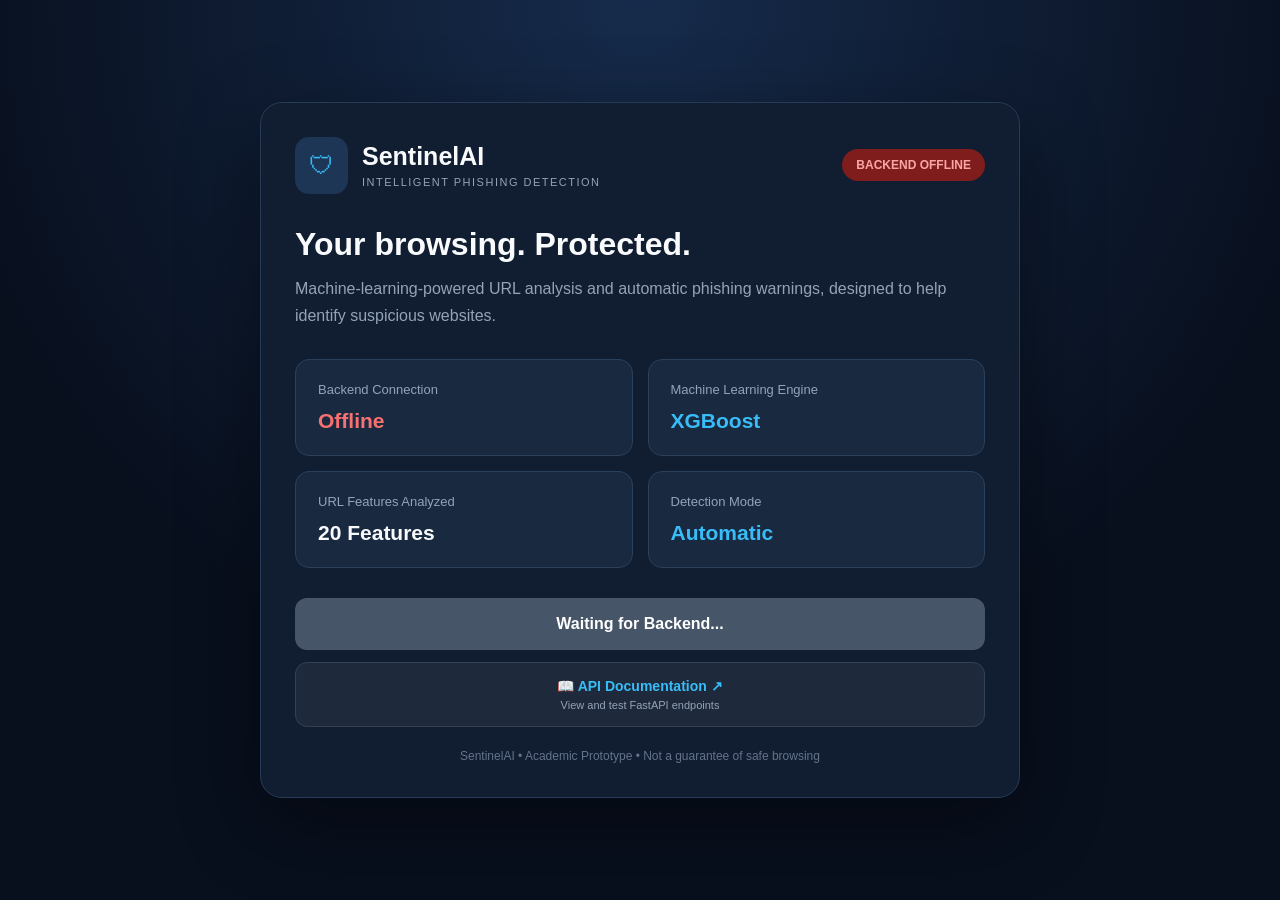
<file: dashboard/index.html>
<!DOCTYPE html>
<html lang="en">

<head>
  <meta charset="UTF-8">
  <meta name="viewport" content="width=device-width, initial-scale=1.0">
  <title>SentinelAI | Welcome</title>

  <style>
    :root {
      color-scheme: dark;
      font-family: Inter, "Segoe UI", Arial, sans-serif;
    }

    * {
      box-sizing: border-box;
    }

    body {
      margin: 0;
      min-height: 100vh;
      background: radial-gradient(circle at 50% 0%,
          #162b4b,
          #080f1d 65%);
      color: #f8fafc;
      display: grid;
      place-items: center;
      padding: 24px;
    }

    .dashboard {
      width: min(760px, 100%);
      background: #111d30;
      border: 1px solid #273b56;
      border-radius: 22px;
      padding: 34px;
      box-shadow: 0 24px 80px #0006;
    }

    .header {
      display: flex;
      align-items: center;
      justify-content: space-between;
      gap: 16px;
      flex-wrap: wrap;
    }

    .brand {
      display: flex;
      align-items: center;
      gap: 14px;
    }

    .logo {
      background: #1d3655;
      color: #38bdf8;
      border-radius: 14px;
      padding: 14px;
      font-size: 25px;
    }

    h1,
    h2,
    p {
      margin: 0;
    }

    h1 {
      font-size: 25px;
    }

    h2 {
      font-size: 32px;
      margin: 32px 0 12px;
    }

    .subtitle {
      font-size: 11px;
      color: #94a3b8;
      letter-spacing: 1.5px;
      margin-top: 5px;
    }

    .description {
      color: #94a3b8;
      line-height: 1.7;
    }

    .status {
      padding: 9px 14px;
      background: #334155;
      color: #cbd5e1;
      border-radius: 99px;
      font-size: 12px;
      font-weight: 700;
    }

    .status.online {
      background: #064e3b;
      color: #6ee7b7;
    }

    .status.offline {
      background: #7f1d1d;
      color: #fca5a5;
    }

    .grid {
      display: grid;
      grid-template-columns: repeat(2, 1fr);
      gap: 15px;
      margin: 30px 0;
    }

    .tile {
      padding: 22px;
      background: #192940;
      border: 1px solid #2b405a;
      border-radius: 14px;
    }

    .tile-label {
      color: #94a3b8;
      font-size: 13px;
      margin-bottom: 12px;
    }

    .tile-value {
      font-size: 21px;
      font-weight: 700;
    }

    .green {
      color: #4ade80;
    }

    .red {
      color: #f87171;
    }

    .blue {
      color: #38bdf8;
    }

    /* MAIN BUTTON */

    button {
      width: 100%;
      padding: 17px;
      background: #2563eb;
      color: white;
      font-size: 16px;
      font-weight: 700;
      border: none;
      border-radius: 12px;
      cursor: pointer;
      transition: background 0.2s ease;
    }

    button:hover:not(:disabled) {
      background: #1d4ed8;
    }

    button:disabled {
      background: #475569;
      cursor: not-allowed;
    }

    /* API DOCUMENTATION BUTTON */

    .docs-btn {
      display: block;
      width: 100%;
      margin-top: 12px;
      padding: 15px;

      background: #1e293b;
      color: #38bdf8;

      border: 1px solid #334155;
      border-radius: 12px;

      text-align: center;
      text-decoration: none;
      font-size: 14px;
      font-weight: 600;

      transition:
        background 0.2s ease,
        border-color 0.2s ease;
    }

    .docs-btn:hover {
      background: #263b55;
      border-color: #38bdf8;
    }

    .docs-btn:focus-visible {
      outline: 2px solid #38bdf8;
      outline-offset: 3px;
    }

    .docs-subtitle {
      display: block;
      margin-top: 5px;
      color: #94a3b8;
      font-size: 11px;
      font-weight: 400;
    }

    .footer {
      text-align: center;
      margin-top: 22px;
      font-size: 12px;
      color: #64748b;
    }

    @media (max-width: 520px) {
      .dashboard {
        padding: 22px;
      }

      .grid {
        grid-template-columns: 1fr;
      }

      h2 {
        font-size: 26px;
      }
    }
  </style>
</head>

<body>

  <main class="dashboard">

    <!-- HEADER -->

    <div class="header">

      <div class="brand">
        <div class="logo">🛡</div>

        <div>
          <h1>SentinelAI</h1>
          <p class="subtitle">
            INTELLIGENT PHISHING DETECTION
          </p>
        </div>
      </div>

      <span id="systemStatus" class="status">
        CHECKING...
      </span>

    </div>

    <!-- INTRODUCTION -->

    <h2>Your browsing. Protected.</h2>

    <p class="description">
      Machine-learning-powered URL analysis and automatic
      phishing warnings, designed to help identify suspicious websites.
    </p>

    <!-- SYSTEM INFORMATION -->

    <div class="grid">

      <div class="tile">
        <p class="tile-label">Backend Connection</p>
        <p id="backendStatus" class="tile-value">
          Checking...
        </p>
      </div>

      <div class="tile">
        <p class="tile-label">Machine Learning Engine</p>
        <p class="tile-value blue">
          XGBoost
        </p>
      </div>

      <div class="tile">
        <p class="tile-label">URL Features Analyzed</p>
        <p class="tile-value">
          20 Features
        </p>
      </div>

      <div class="tile">
        <p class="tile-label">Detection Mode</p>
        <p class="tile-value blue">
          Automatic
        </p>
      </div>

    </div>

    <!-- START BROWSING -->

    <button id="browseBtn" disabled>
      Checking Backend...
    </button>

    <!-- API DOCUMENTATION -->

    <a href="http://127.0.0.1:8000/docs" target="_blank" rel="noopener noreferrer" class="docs-btn">
      📖 API Documentation ↗

      <span class="docs-subtitle">
        View and test FastAPI endpoints
      </span>
    </a>

    <!-- FOOTER -->

    <p class="footer">
      SentinelAI • Academic Prototype •
      Not a guarantee of safe browsing
    </p>

  </main>

  <script>

    const API_URL = "http://127.0.0.1:8000/docs";

    const backendStatus =
      document.getElementById("backendStatus");

    const systemStatus =
      document.getElementById("systemStatus");

    const browseBtn =
      document.getElementById("browseBtn");

    // CHECK BACKEND CONNECTION

    async function checkBackend() {

      try {

        const controller = new AbortController();

        const timer = setTimeout(
          () => controller.abort(),
          3000
        );

        try {

          await fetch(API_URL, {
            mode: "no-cors",
            cache: "no-store",
            signal: controller.signal
          });

          backendStatus.textContent = "Online";
          backendStatus.className = "tile-value green";

          systemStatus.textContent = "BACKEND ONLINE";
          systemStatus.className = "status online";

          browseBtn.disabled = false;
          browseBtn.textContent =
            "Start Secure Browsing →";

        } finally {
          clearTimeout(timer);
        }

      } catch (error) {

        backendStatus.textContent = "Offline";
        backendStatus.className = "tile-value red";

        systemStatus.textContent = "BACKEND OFFLINE";
        systemStatus.className = "status offline";

        browseBtn.disabled = true;
        browseBtn.textContent =
          "Waiting for Backend...";

      }
    }

    // OPEN GOOGLE SEARCH

    browseBtn.addEventListener("click", () => {
      window.location.href = "https://www.google.com/";
    });

    // INITIAL BACKEND CHECK

    checkBackend();

    // CHECK CONNECTION EVERY 5 SECONDS

    setInterval(checkBackend, 5000);

  </script>

</body>

</html>
</file>
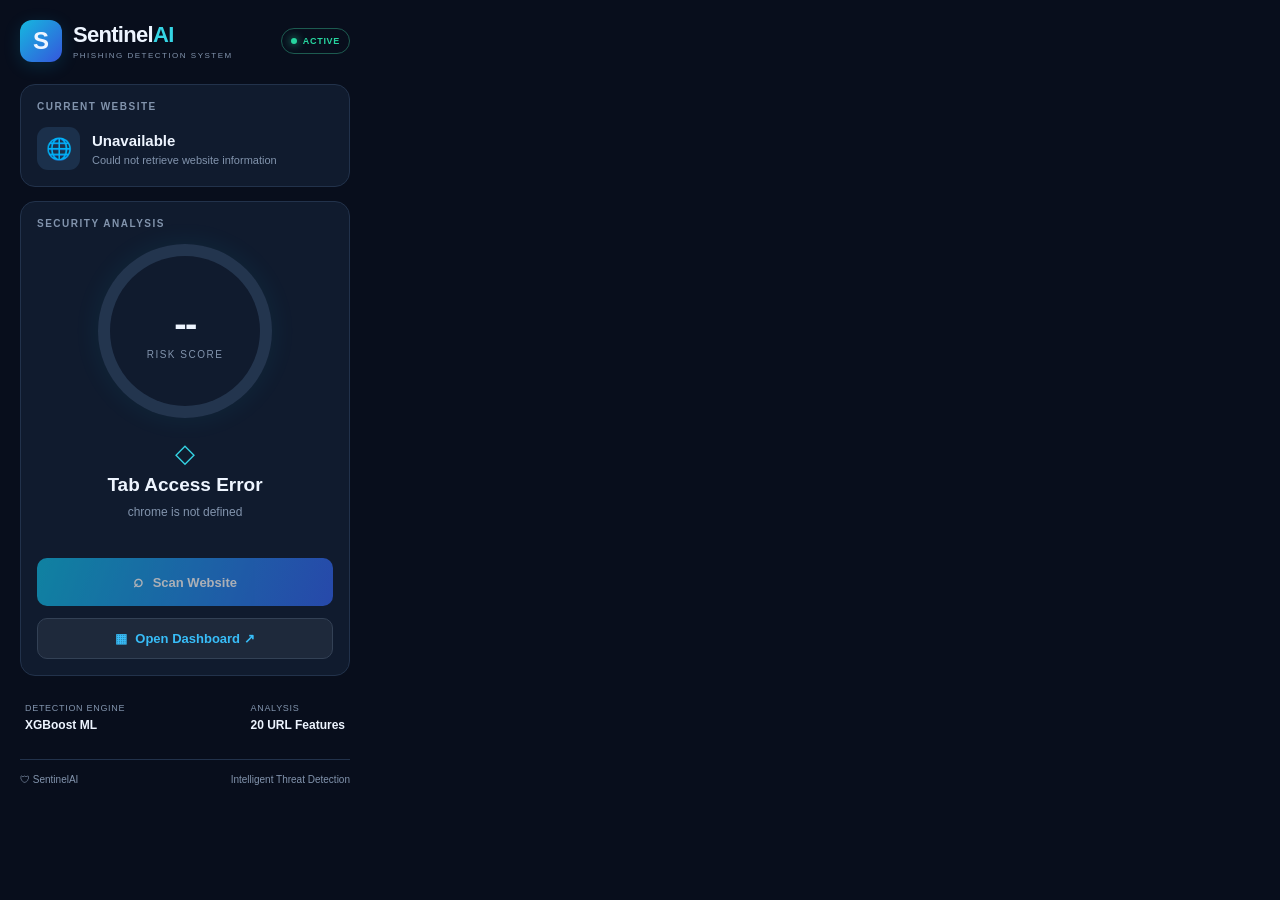
<file: extension/popup.html>
<!DOCTYPE html>
<html lang="en">

<head>
    <meta charset="UTF-8">
    <meta name="viewport" content="width=device-width, initial-scale=1.0">
    <title>SentinelAI</title>
    <link rel="stylesheet" href="popup.css">
</head>

<body>
    <div class="app">

        <!-- HEADER -->
        <header class="header">
            <div class="brand">
                <div class="logo">S</div>
                <div>
                    <h1>Sentinel<span>AI</span></h1>
                    <p>PHISHING DETECTION SYSTEM</p>
                </div>
            </div>

            <div class="status-pill">
                <span class="status-dot"></span>
                ACTIVE
            </div>
        </header>

        <!-- CURRENT WEBSITE -->
        <section class="website-card">
            <div class="section-label">
                CURRENT WEBSITE
            </div>

            <div class="website-row">
                <div class="website-icon">🌐</div>

                <div class="website-details">
                    <h2 id="hostname">Detecting website...</h2>
                    <p id="websiteUrl">
                        Waiting for current tab
                    </p>
                </div>
            </div>
        </section>

        <!-- SECURITY ANALYSIS -->
        <section class="scan-card">

            <div class="section-label">
                SECURITY ANALYSIS
            </div>

            <!-- RISK METER -->
            <div class="meter" id="meter">
                <div class="meter-inner">
                    <span id="riskValue">--</span>
                    <small>RISK SCORE</small>
                </div>
            </div>

            <!-- SCAN RESULT -->
            <div class="result" id="result">
                <div class="result-icon" id="resultIcon">
                    ◇
                </div>

                <h2 id="resultTitle">
                    Ready to Scan
                </h2>

                <p id="resultDescription">
                    Analyze this website for potential
                    phishing threats.
                </p>
            </div>

            <!-- SCAN BUTTON -->
            <button id="scanBtn" type="button">
                <span id="buttonIcon">⌕</span>
                <span id="buttonText">Scan Website</span>
            </button>

            <!-- NEW: OPEN DASHBOARD BUTTON -->
            <button id="dashboardBtn" class="dashboard-btn" type="button">
                <span>▦</span>
                <span>Open Dashboard ↗</span>
            </button>

        </section>

        <!-- INFORMATION -->
        <div class="info-row">

            <div>
                <span class="info-label">
                    DETECTION ENGINE
                </span>
                <strong>XGBoost ML</strong>
            </div>

            <div>
                <span class="info-label">
                    ANALYSIS
                </span>
                <strong>20 URL Features</strong>
            </div>

        </div>

        <!-- FOOTER -->
        <footer>
            <span>🛡 SentinelAI</span>
            <span>Intelligent Threat Detection</span>
        </footer>

    </div>

    <script src="popup.js"></script>
</body>

</html>
</file>
<file: extension/popup.css>
* {
    box-sizing: border-box;
}

:root {
    --bg: #080e1c;
    --card: #101b2e;
    --border: #22324b;
    --text: #eef5ff;
    --muted: #8294ad;
    --accent: #35d5e5;
    --safe: #27d6a0;
    --danger: #ff5875;
    --warning: #ffbd59;
    --risk-color: var(--accent);
}

body {
    width: 370px;
    margin: 0;
    background: var(--bg);
    color: var(--text);
    font-family: "Segoe UI", Arial, sans-serif;
}

.app {
    padding: 20px;
}

.header,
.brand,
.website-row,
.info-row,
footer {
    display: flex;
    align-items: center;
    justify-content: space-between;
}

.header {
    margin-bottom: 22px;
}

.brand {
    justify-content: flex-start;
    gap: 11px;
}

.logo {
    width: 42px;
    height: 42px;
    display: grid;
    place-items: center;
    background: linear-gradient(135deg, #15b8df, #3556dc);
    border-radius: 12px;
    font-size: 24px;
    font-weight: 900;
    box-shadow: 0 4px 18px #00c8ff24;
}

.brand h1 {
    margin: 0;
    font-size: 22px;
    letter-spacing: -0.7px;
}

.brand h1 span {
    color: var(--accent);
}

.brand p {
    margin: 3px 0 0;
    color: var(--muted);
    font-size: 8px;
    letter-spacing: 1.5px;
}

.status-pill {
    display: flex;
    align-items: center;
    gap: 6px;
    padding: 7px 9px;
    border: 1px solid #1d5b50;
    border-radius: 20px;
    color: var(--safe);
    font-size: 9px;
    font-weight: 700;
    letter-spacing: 0.7px;
}

.status-dot {
    width: 6px;
    height: 6px;
    background: var(--safe);
    border-radius: 50%;
    box-shadow: 0 0 8px var(--safe);
}

.website-card,
.scan-card {
    background: var(--card);
    border: 1px solid var(--border);
    border-radius: 15px;
    padding: 16px;
}

.website-card {
    margin-bottom: 14px;
}

.section-label {
    font-size: 10px;
    font-weight: 700;
    letter-spacing: 1.5px;
    color: var(--muted);
    margin-bottom: 15px;
}

.website-row {
    justify-content: flex-start;
    gap: 12px;
}

.website-icon {
    width: 43px;
    height: 43px;
    flex-shrink: 0;
    display: grid;
    place-items: center;
    background: #1b304b;
    border-radius: 11px;
    font-size: 21px;
}

.website-details {
    min-width: 0;
}

.website-details h2 {
    margin: 0 0 5px;
    font-size: 15px;
    overflow-wrap: anywhere;
}

.website-details p {
    margin: 0;
    font-size: 11px;
    color: var(--muted);
    overflow-wrap: anywhere;
    max-height: 44px;
    overflow: hidden;
}

.scan-card {
    text-align: center;
}

.scan-card .section-label {
    text-align: left;
}

.meter {
    --progress: 0%;
    width: 174px;
    height: 174px;
    margin: 10px auto 20px;
    padding: 12px;
    border-radius: 50%;
    background: conic-gradient(var(--risk-color) var(--progress),
            #23354e var(--progress));
    transition: background 0.3s ease;
    box-shadow: 0 0 28px #00d5ff12;
}

.meter-inner {
    width: 100%;
    height: 100%;
    background: var(--card);
    border-radius: 50%;
    display: flex;
    flex-direction: column;
    align-items: center;
    justify-content: center;
}

#riskValue {
    font-size: 37px;
    font-weight: 800;
    letter-spacing: -1.5px;
}

.meter-inner small {
    font-size: 10px;
    color: var(--muted);
    letter-spacing: 1.5px;
    margin-top: 4px;
}

.result-icon {
    font-size: 26px;
    color: var(--accent);
    margin-bottom: 5px;
}

.result h2 {
    margin: 5px 0;
    font-size: 19px;
}

.result p {
    color: var(--muted);
    font-size: 12px;
    line-height: 1.5;
    min-height: 36px;
    margin: 7px auto 19px;
    max-width: 270px;
}

#scanBtn {
    width: 100%;
    padding: 14px;
    border: 0;
    border-radius: 10px;
    background: linear-gradient(110deg, #10b9df, #3361ed);
    color: white;
    font-size: 13px;
    font-weight: 700;
    cursor: pointer;
    transition: filter 0.2s, transform 0.2s;
}

#scanBtn:hover:not(:disabled) {
    filter: brightness(1.15);
    transform: translateY(-1px);
}

#scanBtn:disabled {
    opacity: 0.65;
    cursor: wait;
}

#buttonIcon {
    margin-right: 6px;
    font-size: 17px;
}

.info-row {
    margin: 15px 0;
    padding: 12px 5px;
}

.info-row>div {
    display: flex;
    flex-direction: column;
    gap: 5px;
}

.info-label {
    color: var(--muted);
    font-size: 9px;
    letter-spacing: 0.7px;
}

.info-row strong {
    font-size: 12px;
}

footer {
    border-top: 1px solid var(--border);
    padding-top: 14px;
    color: var(--muted);
    font-size: 10px;
}

.safe {
    --risk-color: var(--safe);
}

.danger {
    --risk-color: var(--danger);
}

.warning {
    --risk-color: var(--warning);
}

.safe .result-icon,
.safe #resultTitle {
    color: var(--safe);
}

.danger .result-icon,
.danger #resultTitle {
    color: var(--danger);
}

.warning .result-icon,
.warning #resultTitle {
    color: var(--warning);
}

.scanning .meter {
    animation: pulse 1.1s ease-in-out infinite;
}

.scanning .result-icon {
    animation: spin 1s linear infinite;
}

@keyframes pulse {
    50% {
        opacity: 0.45;
        transform: scale(0.96);
    }
}

@keyframes spin {
    to {
        transform: rotate(360deg);
    }
}

/* OPEN DASHBOARD BUTTON */

#dashboardBtn {
    display: flex;
    align-items: center;
    justify-content: center;
    gap: 8px;

    width: 100%;
    margin-top: 12px;
    padding: 12px 16px;

    background: #1e293b;
    color: #38bdf8;

    border: 1px solid #334155;
    border-radius: 10px;

    font-size: 13px;
    font-weight: 600;
    cursor: pointer;

    transition: background 0.2s ease,
        border-color 0.2s ease;
}

#dashboardBtn:hover {
    background: #263b55;
    border-color: #38bdf8;
}

.docs-btn {
    display: block;
    width: 100%;
    margin-top: 12px;
    padding: 15px;

    background: #1e293b;
    color: #38bdf8;

    border: 1px solid #334155;
    border-radius: 12px;

    text-align: center;
    text-decoration: none;
    font-size: 14px;
    font-weight: 600;

    transition: 0.2s ease;
}

.docs-btn:hover {
    background: #263b55;
    border-color: #38bdf8;
}
</file>
